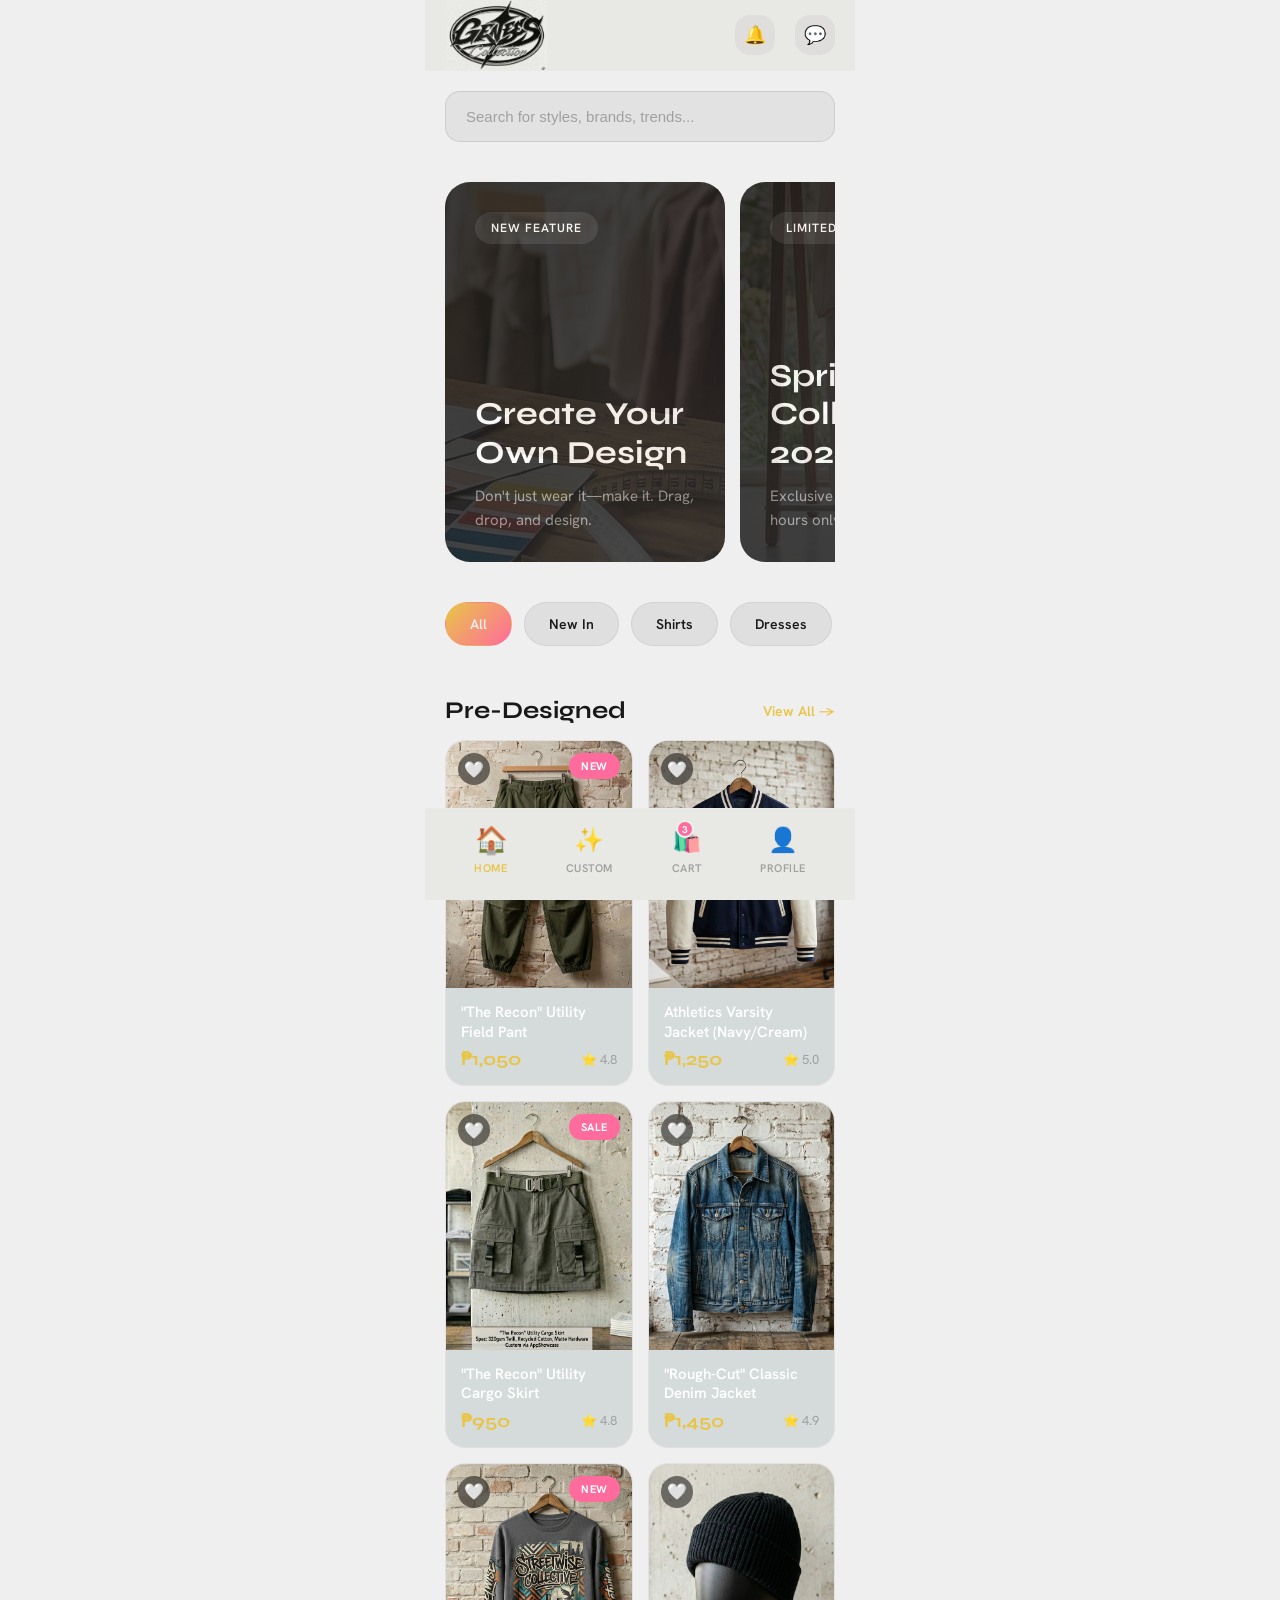
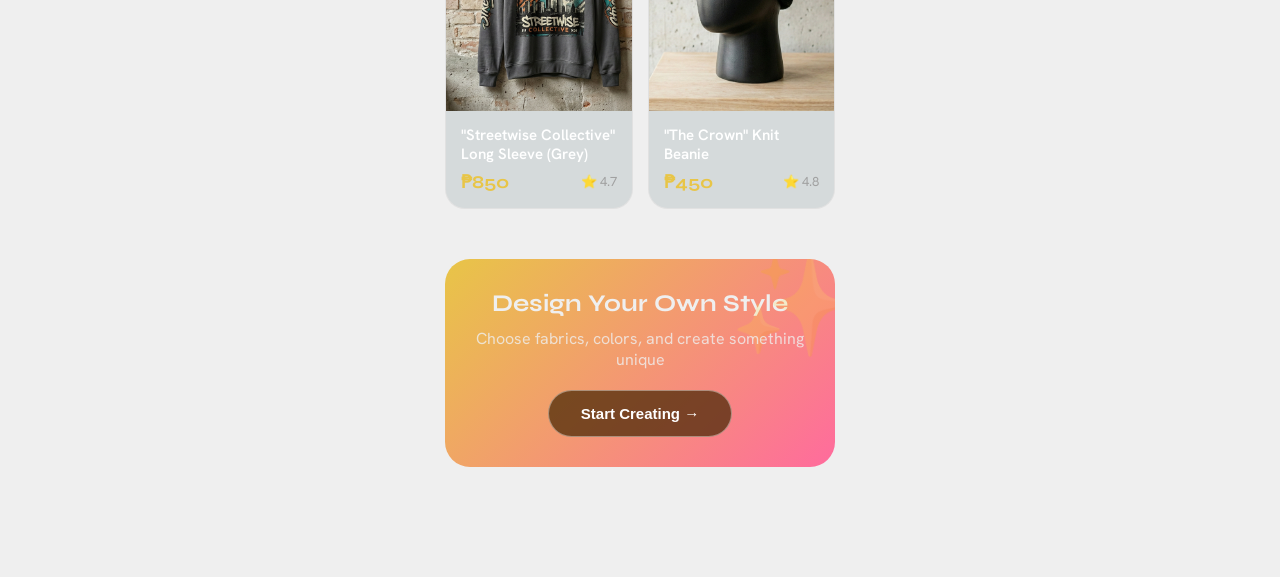
<file: index.html>
<!DOCTYPE html>
<html lang="en">

<head>
  <meta charset="UTF-8">
  <meta name="viewport" content="width=device-width, initial-scale=1.0, maximum-scale=1.0, user-scalable=no">
  <title>GEN TEES - Prototype App</title>
  <link
    href="https://fonts.googleapis.com/css2?family=Syne:wght@400;500;600;700;800&family=Hanken+Grotesk:wght@300;400;500;600;700&display=swap"
    rel="stylesheet">

</head>
<link rel="stylesheet" href="style.css">

<body>

  <div class="device-wrapper">
    <div class="phone-frame">
      <!-- Phone Hardware Details -->
      <div class="notch">
        <div class="camera"></div>
        <div class="speaker"></div>
      </div>

      <div class="device-screen">

        <!-- Top Navigation -->
        <div class="top-nav">
          <div class="logo"><img src="images/Logo.jpg" alt="Gen Tees Logo"></div>
          <div class="top-icons">
            <button class="icon-btn">🔔</button>
            <button class="icon-btn">💬</button>
          </div>
        </div>

        <!-- Home Screen -->
        <div class="screen active" id="homeScreen">
          <!-- Search -->
          <div class="search-container">
            <input type="text" class="search-bar" placeholder="Search for styles, brands, trends...">
          </div>

          <!-- Story Cards -->
          <div class="story-section">
            <div class="story-scroll">
              <div class="story-card" onclick="showCustomDesign()">
                <div>
                  <span class="story-badge">New Feature</span>
                </div>
                <div class="story-content">
                  <h3>Create Your Own Design</h3>
                  <p>Don't just wear it—make it. Drag, drop, and design.</p>
                </div>
                <span class="story-icon"><img src="images/create own design2.png" alt="Create your own design"></span>
              </div>
              <div class="story-card">
                <div>
                  <span class="story-badge">Limited Drop</span>
                </div>
                <div class="story-content">
                  <h3>Spring Collection 2026</h3>
                  <p>Exclusive pieces available for 48 hours only</p>
                </div>
                <span class="story-icon"><img src="images/Spring collection2.png" alt="Create your own design"></span>
              </div>
              <div class="story-card">
                <div>
                  <span class="story-badge">Trending</span>
                </div>
                <div class="story-content">
                  <h3>Minimalist Essentials</h3>
                  <p>Timeless pieces for your wardrobe</p>
                </div>
                <span class="story-icon"><img src="images/minimalist essentials2.png"
                    alt="Create your own design"></span>
              </div>
            </div>
          </div>

          <!-- Categories -->
          <div class="categories">
            <div class="category-scroll">
              <div class="category-pill active">All</div>
              <div class="category-pill">New In</div>
              <div class="category-pill">Shirts</div>
              <div class="category-pill">Dresses</div>
              <div class="category-pill">Jackets</div>
              <div class="category-pill">Accessories</div>
            </div>
          </div>

          <!-- Products -->
          <div class="section-header">
            <h2 class="section-title">Pre-Designed</h2>
            <a href="#" class="view-all">View All →</a>
          </div>

          <div class="products">
            <div class="product-grid">
              <div class="product-card" data-id="1" data-name='"The Recon" Utility Field Pant' data-price="1050"
                data-img="cart-image1">
                <div class="product-image1">
                  <span class="product-favorite">🤍</span>
                  <span class="product-badge">NEW</span>
                </div>
                <div class="product-info">
                  <div class="product-name">"The Recon" Utility Field Pant</div>
                  <div class="product-price">
                    <span class="price">₱1,050</span>
                    <span class="rating">⭐ 4.8</span>
                  </div>
                </div>
              </div>

              <div class="product-card" data-id="2" data-name='Athletics Varsity Jacket' data-price="1250" data-img="cart-image2">
                <div class="product-image2">
                  <span class="product-favorite">🤍</span>
                </div>
                <div class="product-info">
                  <div class="product-name">Athletics Varsity Jacket (Navy/Cream)</div>
                  <div class="product-price">
                    <span class="price">₱1,250</span>
                    <span class="rating">⭐ 5.0</span>
                  </div>
                </div>
              </div>

              <div class="product-card" data-id="3" data-name='"The Recon" Utility Cargo Skirt' data-price="1250" data-img="cart-image3">
                <div class="product-image3">
                  <span class="product-favorite">🤍</span>
                  <span class="product-badge">SALE</span>
                </div>
                <div class="product-info">
                  <div class="product-name">"The Recon" Utility Cargo Skirt</div>
                  <div class="product-price">
                    <span class="price">₱950</span>
                    <span class="rating">⭐ 4.8</span>
                  </div>
                </div>
              </div>

              <div class="product-card" data-id="4" data-name='"Rough-Cut" Classic Denim Jacket' data-price="1450" data-img="cart-image4">
                <div class="product-image4">
                  <span class="product-favorite">🤍</span>
                </div>
                <div class="product-info">
                  <div class="product-name">"Rough-Cut" Classic Denim Jacket</div>
                  <div class="product-price">
                    <span class="price">₱1,450</span>
                    <span class="rating">⭐ 4.9</span>
                  </div>
                </div>
              </div>

              <div class="product-card" data-id="5" data-name='"Streetwise Collective" Long Sleeve (Grey)' data-price="850" data-img="cart-image5">
                <div class="product-image5">
                  <span class="product-favorite">🤍</span>
                  <span class="product-badge">NEW</span>
                </div>
                <div class="product-info">
                  <div class="product-name">"Streetwise Collective" Long Sleeve (Grey)</div>
                  <div class="product-price">
                    <span class="price">₱850</span>
                    <span class="rating">⭐ 4.7</span>
                  </div>
                </div>
              </div>

              <div class="product-card" data-id="6" data-name='"The Crown" Knit Beanie' data-price="450" data-img="cart-image6">
                <div class="product-image6">
                  <span class="product-favorite">🤍</span>
                </div>
                <div class="product-info">
                  <div class="product-name">"The Crown" Knit Beanie</div>
                  <div class="product-price">
                    <span class="price">₱450</span>
                    <span class="rating">⭐ 4.8</span>
                  </div>
                </div>
              </div>
            </div>
          </div>

          <!-- Custom Design CTA -->
          <div class="custom-cta" onclick="showCustomDesign()">
            <h3>Design Your Own Style</h3>
            <p>Choose fabrics, colors, and create something unique</p>
            <button class="custom-btn">Start Creating →</button>
          </div>
        </div>

        <!-- Custom Design Screen -->
        <div class="screen" id="customScreen">
          <div class="section-header">
            <h2 class="section-title">Custom Studio</h2>
            <a href="#" class="view-all">Templates →</a>
          </div>

          <div style="padding: 20px;">
            <div
              style="background: url('images/custom\ design\ logo.png'); background-size: cover; background-position: center; background-repeat: no-repeat; border-radius: 20px; padding: 30px; text-align: center; margin-bottom: 20px;">
              <div style="font-size: 80px; margin-bottom: 20px;">✂️</div>
              <h3 style="font-family: 'Syne', sans-serif; font-size: 24px; margin-bottom: 15px;">Design Studio
              </h3>
              <p style="color: var(--text-secondary); margin-bottom: 25px; line-height: 1.6;">
                Start from scratch or choose a template to customize
              </p>
              <button class="custom-btn" style="width: 100%; margin-bottom: 15px;"><a style="color: #fff;" href="https://demo.lumise.com/woocommerce/design-editor/?product_base=20&product_cms=972">Blank Canvas</a></button>
              <button class="custom-btn" style="width: 100%; background: var(--bg-secondary);">Browse
                Templates</button>
            </div>

            <h3 style="font-family: 'Syne', sans-serif; font-size: 20px; margin-bottom: 15px; color: #181818;">
              Customization Options
            </h3>

            <div class="menu-item">
              <div class="menu-left">
                <div class="menu-icon">🎨</div>
                <span class="menu-text">Choose Colors</span>
              </div>
              <span style="color: #4b4b4b;">→</span>
            </div>

            <div class="menu-item">
              <div class="menu-left">
                <div class="menu-icon">🧵</div>
                <span class="menu-text">Select Fabric</span>
              </div>
              <span style="color: #4b4b4b;">→</span>
            </div>

            <div class="menu-item">
              <div class="menu-left">
                <div class="menu-icon">📐</div>
                <span class="menu-text">Size & Fit</span>
              </div>
              <span style="color: #4b4b4b;">→</span>
            </div>

            <div class="menu-item">
              <div class="menu-left">
                <div class="menu-icon">✨</div>
                <span class="menu-text">Add Details</span>
              </div>
              <span style="color: #4b4b4b;">→</span>
            </div>
          </div>
        </div>

        <!-- Cart Screen -->
        <div class="screen" id="cartScreen">
          <div class="section-header">
            <h2 class="section-title">Shopping Cart</h2>
            <!-- <span class="view-all">3 items</span> -->
          </div>

          <div class="cart-items">
          </div>

          <div class="cart-total collapsed" id="cartDrawer">
            <div class="drawer-handle" onclick="toggleCartDrawer()">
              <span id="drawerArrow">▲</span>
              <span class="handle-label">View Order Summary</span>
            </div>

            <div class="drawer-content">
              <div class="total-row">
                <span style="color: var(--text-secondary);">Subtotal</span>
                <span style="color: #323232;">₱3,650</span>
              </div>
              <div class="total-row">
                <span style="color: var(--text-secondary);">Shipping</span>
                <span style="color: #323232;">₱60</span>
              </div>
              <div class="total-row final">
                <span style="color: #181818;">Total</span>
                <span style="color: var(--accent-gold);">₱3,710</span>
              </div>
              <button class="checkout-btn">Checkout</button>
            </div>
          </div>
        </div>

        <!-- Profile Screen -->
        <div class="screen" id="profileScreen">
          <div class="profile-header">
            <div class="profile-avatar">👤</div>
            <div class="profile-name">Test Account</div>
            <div class="profile-email">test.001@gmail.com</div>
          </div>

          <div class="profile-stats">
            <div class="stat-item">
              <div class="stat-value">11</div>
              <div class="stat-label">Orders</div>
            </div>
            <div class="stat-item">
              <div class="stat-value">8</div>
              <div class="stat-label">Designs</div>
            </div>
            <div class="stat-item">
              <div class="stat-value">156</div>
              <div class="stat-label">Points</div>
            </div>
          </div>

          <div class="profile-menu">
            <div class="menu-item">
              <div class="menu-left">
                <div class="menu-icon">📦</div>
                <span class="menu-text">My Orders</span>
              </div>
              <span style="color: #4b4b4b;">→</span>
            </div>

            <div class="menu-item">
              <div class="menu-left">
                <div class="menu-icon">🎨</div>
                <span class="menu-text">My Designs</span>
              </div>
              <span style="color: #4b4b4b;">→</span>
            </div>

            <div class="menu-item">
              <div class="menu-left">
                <div class="menu-icon">❤️</div>
                <span class="menu-text">Wishlist</span>
              </div>
              <span style="color: #4b4b4b;">→</span>
            </div>

            <div class="menu-item">
              <div class="menu-left">
                <div class="menu-icon">📍</div>
                <span class="menu-text">Addresses</span>
              </div>
              <span style="color: #4b4b4b;">→</span>
            </div>

            <div class="menu-item">
              <div class="menu-left">
                <div class="menu-icon">💳</div>
                <span class="menu-text">Payment Methods</span>
              </div>
              <span style="color: #4b4b4b;">→</span>
            </div>

            <div class="menu-item">
              <div class="menu-left">
                <div class="menu-icon">⚙️</div>
                <span class="menu-text">Settings</span>
              </div>
              <span style="color: #4b4b4b;">→</span>
            </div>

            <div class="menu-item">
              <div class="menu-left">
                <div class="menu-icon">💬</div>
                <span class="menu-text">Help & Support</span>
              </div>
              <span style="color: #4b4b4b;">→</span>
            </div>

            <div class="menu-item" id="logoutBtn">
              <div class="menu-left">
                <div class="menu-icon logout">↪</div>
                <span class="menu-text">Logout</span>
              </div>
              <span style="color: #4b4b4b;">→</span>
            </div>
          </div>
        </div>

        <!-- Bottom Navigation -->
        <div class="bottom-nav">
          <div class="nav-item active" onclick="switchScreen('homeScreen', this)">
            <span class="nav-icon">🏠</span>
            <span class="nav-label">HOME</span>
          </div>
          <div class="nav-item" onclick="switchScreen('customScreen', this)">
            <span class="nav-icon">✨</span>
            <span class="nav-label">CUSTOM</span>
          </div>
          <div class="nav-item" onclick="switchScreen('cartScreen', this)">
            <span class="nav-icon">🛍️</span>
            <span class="nav-label">CART</span>
            <span class="nav-badge">3</span>
          </div>
          <div class="nav-item" onclick="switchScreen('profileScreen', this)">
            <span class="nav-icon">👤</span>
            <span class="nav-label">PROFILE</span>
          </div>
        </div>



      </div>
    </div>
  </div>




  <script src="main.js"></script>
</body>

</html>
</file>
<file: style.css>
* {
  margin: 0;
  padding: 0;
  box-sizing: border-box;
  -webkit-tap-highlight-color: transparent;
}

:root {
  --bg-primary: #efefef;
  --bg-secondary: #1a1a1a;
  --bg-card: #dfdfdf;
  --text-primary: #ffffff;
  --text-secondary: #a0a0a0;
  --accent-gold: #e8c547;
  --accent-pink: #ff6b9d;
  --accent-blue: #4dabf7;
}

body {
  font-family: 'Hanken Grotesk', sans-serif;
  background: var(--bg-primary);
  color: var(--text-primary);
  overflow-x: hidden;
  max-width: 430px;
  margin: 0 auto;
  position: relative;
  min-height: 100vh;
  padding-bottom: 80px;
}

/* Status Bar */
.status-bar {
  padding: 12px 20px 8px;
  display: flex;
  justify-content: space-between;
  align-items: center;
  font-size: 14px;
  font-weight: 500;
}

.status-time {
  font-weight: 600;
}

.status-icons {
  display: flex;
  gap: 8px;
}

/* Top Navigation */
.top-nav {
  display: flex;
  justify-content: flex-end;
  align-items: center;
  padding: 15px 20px;
  position: sticky;
  top: 0;
  background: #e8e9e4;
  z-index: 100;
  border-bottom: 1px solid rgba(255, 255, 255, 0.05);
}

.logo {
  position: absolute;
  height: 100%;
  width: 100px;
  overflow: hidden;
  left: 5%;
}

.logo img {
  width: 100%;
  height: 100%;
  object-fit: cover;
}

.top-icons {
  display: flex;
  gap: 20px;
  /* width: 19%; */
}

.icon-btn {
  width: 40px;
  height: 40px;
  border-radius: 15px;
  background: #e0dddd;
  display: flex;
  align-items: center;
  justify-content: center;
  cursor: pointer;
  transition: all 0.3s;
  border: none;
  color: var(--text-primary);
  font-size: 18px;

}

.icon-btn:active {
  transform: scale(0.95);
}

/* Main Content */
.main-content {
  padding: 0 0 20px;
}

/* Hero Story Cards */
.story-section {
  padding: 20px 20px 30px;
}

.story-scroll {
  display: flex;
  gap: 15px;
  overflow-x: auto;
  scrollbar-width: none;
  -ms-overflow-style: none;
  scroll-snap-type: x mandatory;
  padding-bottom: 10px;
}

.story-scroll::-webkit-scrollbar {
  display: none;
}

.story-card {
  min-width: 280px;
  height: 380px;
  border-radius: 25px;
  background: linear-gradient(135deg, #1a1a1a 0%, #2a2a2a 100%);
  padding: 30px;
  display: flex;
  flex-direction: column;
  justify-content: space-between;
  position: relative;
  overflow: hidden;
  scroll-snap-align: start;
  cursor: pointer;
  transition: transform 0.3s;
}

.story-card:active {
  transform: scale(0.98);
}

.story-card::before {
  content: '';
  position: absolute;
  top: 0;
  left: 0;
  right: 0;
  bottom: 0;
  background: linear-gradient(135deg, rgba(232, 197, 71, 0.15), rgba(255, 107, 157, 0.15));
  opacity: 0;
  transition: opacity 0.4s;
}

.story-card:hover::before {
  opacity: 1;
}

.story-badge {
  display: inline-block;
  padding: 8px 16px;
  background: rgba(255, 255, 255, 0.1);
  backdrop-filter: blur(10px);
  border-radius: 20px;
  font-size: 12px;
  font-weight: 600;
  letter-spacing: 1px;
  text-transform: uppercase;
  align-self: flex-start;
}

.story-content h3 {
  font-family: 'Syne', sans-serif;
  font-size: 32px;
  font-weight: 700;
  line-height: 1.2;
  margin-bottom: 12px;
}

.story-content p {
  font-size: 15px;
  color: var(--text-secondary);
  line-height: 1.6;
}

.story-icon {
  position: absolute;
  bottom: -40px;
  right: 0;
  font-size: 80px;
  opacity: 0.15;
}

/* Section Headers */
.section-header {
  display: flex;
  justify-content: space-between;
  align-items: center;
  padding: 25px 20px 15px;
}

.section-title {
  font-family: 'Syne', sans-serif;
  color: #181818;
  font-size: 24px;
  font-weight: 700;
}

.view-all {
  font-size: 14px;
  color: var(--accent-gold);
  font-weight: 600;
  text-decoration: none;
}

/* Category Pills */
.categories {
  padding: 0 20px 20px;
}

.category-scroll {
  display: flex;
  gap: 12px;
  overflow-x: auto;
  scrollbar-width: none;
  -ms-overflow-style: none;
  padding-bottom: 5px;
}

.category-scroll::-webkit-scrollbar {
  display: none;
}

.category-pill {
  padding: 12px 24px;
  background: var(--bg-card);
  color: #1a1a1a;
  border: 1px solid rgba(97, 97, 97, 0.1);
  border-radius: 25px;
  font-size: 14px;
  font-weight: 600;
  white-space: nowrap;
  cursor: pointer;
  transition: all 0.3s;
}

.category-pill.active {
  background: linear-gradient(135deg, var(--accent-gold), var(--accent-pink));
  border-color: transparent;
  color: var(--bg-primary);
}

.category-pill:active {
  transform: scale(0.95);
}

/* Product Grid */
.products {
  padding: 0 20px 20px;
}

.product-grid {
  display: grid;
  grid-template-columns: repeat(2, 1fr);
  gap: 15px;
}

.product-card {
  background: var(--bg-card);
  border-radius: 20px;
  overflow: hidden;
  cursor: pointer;
  transition: transform 0.3s;
  border: 1px solid rgba(255, 255, 255, 0.05);
}

.product-card:active {
  transform: scale(0.97);
}

/* PRODUCTS */
.product-image1 {
  width: 100%;
  aspect-ratio: 3/4;
  background: url("images/baggy\ pants2.png");
  background-size: cover;
  background-position: center;
  background-repeat: no-repeat;
  display: flex;
  align-items: center;
  justify-content: center;
  font-size: 60px;
  position: relative;
  overflow: hidden;
}

.product-image2 {
  width: 100%;
  aspect-ratio: 3/4;
  background: url("images/varsity\ jacket2.png");
  background-size: cover;
  background-position: center;
  background-repeat: no-repeat;
  display: flex;
  align-items: center;
  justify-content: center;
  font-size: 60px;
  position: relative;
  overflow: hidden;
}

.product-image3 {
  width: 100%;
  aspect-ratio: 3/4;
  background: url("images/skirt2.png");
  background-size: cover;
  background-position: center;
  background-repeat: no-repeat;
  display: flex;
  align-items: center;
  justify-content: center;
  font-size: 60px;
  position: relative;
  overflow: hidden;
}

.product-image4 {
  width: 100%;
  aspect-ratio: 3/4;
  background: url("images/denim\ jacket.png");
  background-size: cover;
  background-position: center;
  background-repeat: no-repeat;
  display: flex;
  align-items: center;
  justify-content: center;
  font-size: 60px;
  position: relative;
  overflow: hidden;
}

.product-image5 {
  width: 100%;
  aspect-ratio: 3/4;
  background: url("images/Grey\ Long-sleeve2.png");
  background-size: cover;
  background-position: center;
  background-repeat: no-repeat;
  display: flex;
  align-items: center;
  justify-content: center;
  font-size: 60px;
  position: relative;
  overflow: hidden;
}

.product-image6 {
  width: 100%;
  aspect-ratio: 3/4;
  background: url("images/beanie2.png");
  background-size: cover;
  background-position: center;
  background-repeat: no-repeat;
  display: flex;
  align-items: center;
  justify-content: center;
  font-size: 60px;
  position: relative;
  overflow: hidden;
}

.product-badge {
  position: absolute;
  top: 12px;
  right: 12px;
  padding: 6px 12px;
  background: var(--accent-pink);
  border-radius: 15px;
  font-size: 11px;
  font-weight: 700;
  letter-spacing: 0.5px;
}

.product-favorite {
  position: absolute;
  top: 12px;
  left: 12px;
  width: 32px;
  height: 32px;
  background: rgba(0, 0, 0, 0.5);
  backdrop-filter: blur(10px);
  border-radius: 50%;
  display: flex;
  align-items: center;
  justify-content: center;
  font-size: 16px;
  cursor: pointer;
}

.product-info {
  padding: 15px;
  background-color: #d5dadb;
}

.product-name {
  font-weight: 600;
  font-size: 15px;
  margin-bottom: 6px;
  line-height: 1.3;
}

.product-price {
  display: flex;
  justify-content: space-between;
  align-items: center;
}

.price {
  font-family: 'Syne', sans-serif;
  font-size: 18px;
  font-weight: 700;
  color: var(--accent-gold);
}

.rating {
  font-size: 13px;
  color: var(--text-secondary);
}

/* Custom Design CTA */
.custom-cta {
  margin: 30px 20px;
  padding: 30px;
  background: linear-gradient(135deg, var(--accent-gold), var(--accent-pink));
  border-radius: 25px;
  text-align: center;
  position: relative;
  overflow: hidden;
  cursor: pointer;
}

.custom-cta::before {
  content: '✨';
  position: absolute;
  font-size: 100px;
  top: -20px;
  right: -20px;
  opacity: 0.2;
}

.custom-cta h3 {
  font-family: 'Syne', sans-serif;
  font-size: 24px;
  font-weight: 700;
  color: var(--bg-primary);
  margin-bottom: 10px;
}

.custom-cta p {
  color: var(--bg-primary);
  margin-bottom: 20px;
  opacity: 0.8;
}

.custom-btn {
  padding: 14px 32px;
  background: rgba(68, 36, 0, 0.7);
  border: 1px solid rgba(255, 255, 255, 0.4);
  color: var(--text-primary);
  border-radius: 25px;
  font-weight: 700;
  font-size: 15px;
  cursor: pointer;
  transition: transform 0.3s;
}

.custom-btn:active {
  transform: scale(0.95);
}

/* Bottom Navigation */
.bottom-nav {
  position: fixed;
  bottom: 0;
  left: 50%;
  transform: translateX(-50%);
  width: 100%;
  max-width: 430px;
  background: #e8e9e4;
  backdrop-filter: blur(20px);
  border-top: 1px solid rgba(255, 255, 255, 0.08);
  padding: 15px 20px 25px;
  display: flex;
  justify-content: space-around;
  align-items: center;
  z-index: 1000;
}

.nav-item {
  display: flex;
  flex-direction: column;
  align-items: center;
  gap: 6px;
  cursor: pointer;
  transition: all 0.3s;
  position: relative;
}

.nav-item:active {
  transform: scale(0.9);
}

.nav-icon {
  font-size: 24px;
  transition: all 0.3s;
}

.nav-label {
  font-size: 11px;
  font-weight: 600;
  color: var(--text-secondary);
  letter-spacing: 0.5px;
  transition: all 0.3s;
}

.nav-item.active .nav-icon {
  transform: scale(1.1);
}

.nav-item.active .nav-label {
  color: var(--accent-gold);
}

.nav-badge {
  position: absolute;
  top: -4px;
  right: 8px;
  width: 18px;
  height: 18px;
  background: var(--accent-pink);
  border-radius: 50%;
  font-size: 10px;
  font-weight: 700;
  display: flex;
  /* Matches the JS display property */
  align-items: center;
  justify-content: center;
  border: 2px solid var(--bg-primary);
  color: white;
}

/* Search Bar */
.search-container {
  padding: 20px;
}

.search-bar {
  width: 100%;
  padding: 16px 50px 16px 20px;
  background: #e2e2e2;
  border: 1px solid rgba(12, 12, 12, 0.1);
  border-radius: 15px;
  color: #1f1b1b;
  font-size: 15px;
  outline: none;
  transition: all 0.3s;
}

.search-bar:focus {
  border-color: var(--accent-gold);
  background-color: #ededed;
}

.search-bar::placeholder {
  color: var(--text-secondary);
}

/* Screens (Hidden by default) */
.screen {
  display: none;
  min-height: calc(100vh - 80px);
}

.screen.active {
  display: block;
  animation: slideIn 0.3s ease-out;
}

@keyframes slideIn {
  from {
    opacity: 0;
    transform: translateY(20px);
  }

  to {
    opacity: 1;
    transform: translateY(0);
  }
}

/* Profile Screen */
.profile-header {
  padding: 30px 20px;
  text-align: center;
  background: linear-gradient(180deg, var(--bg-secondary) 0%, var(--bg-primary) 100%);
}

.profile-avatar {
  width: 100px;
  height: 100px;
  border-radius: 50%;
  background: linear-gradient(135deg, var(--accent-gold), var(--accent-pink));
  display: flex;
  align-items: center;
  justify-content: center;
  font-size: 40px;
  margin: 0 auto 15px;
}

.profile-name {
  font-family: 'Syne', sans-serif;
  font-size: 24px;
  font-weight: 700;
  margin-bottom: 5px;
}

.profile-email {
  color: var(--text-secondary);
  font-size: 14px;
}

.profile-stats {
  display: grid;
  grid-template-columns: repeat(3, 1fr);
  gap: 20px;
  padding: 20px;
}

.stat-item {
  text-align: center;
}

.stat-value {
  font-family: 'Syne', sans-serif;
  font-size: 24px;
  font-weight: 700;
  color: var(--accent-gold);
  margin-bottom: 5px;
}

.stat-label {
  font-size: 12px;
  color: var(--text-secondary);
}

.profile-menu {
  padding: 20px;
}

.logout {
  color: var(--text-secondary);
}

.menu-item {
  display: flex;
  align-items: center;
  justify-content: space-between;
  padding: 18px;
  background: var(--bg-card);
  border-radius: 15px;
  margin-bottom: 12px;
  cursor: pointer;
  transition: all 0.3s;
}

.menu-item:active {
  transform: scale(0.98);
}

.menu-left {
  display: flex;
  align-items: center;
  gap: 15px;
}

.menu-icon {
  width: 40px;
  height: 40px;
  background: rgba(255, 255, 255, 0.05);
  border-radius: 10px;
  display: flex;
  align-items: center;
  justify-content: center;
  font-size: 20px;
}

.menu-text {
  font-weight: 600;
  color: #4b4b4b;
}

/* Cart Screen */
.cart-items {
  padding: 20px;
}

.cart-item {
  display: flex;
  gap: 15px;
  background: var(--bg-card);
  border-radius: 20px;
  padding: 15px;
  margin-bottom: 15px;
}

.cart-image1 {
  width: 80px;
  height: 100px;
  background: url("images/skirt2.png");
  background-size: cover;
  background-position: center;
  background-repeat: no-repeat;
  border-radius: 12px;
  display: flex;
  align-items: center;
  justify-content: center;
  font-size: 36px;
}

.cart-image2 {
  width: 80px;
  height: 100px;
  background: url("images/denim\ jacket.png");
  background-size: cover;
  background-position: center;
  background-repeat: no-repeat;
  border-radius: 12px;
  display: flex;
  align-items: center;
  justify-content: center;
  font-size: 36px;
}

.cart-image3 {
  width: 80px;
  height: 100px;
  background: url("images/varsity\ jacket2.png");
  background-size: cover;
  background-position: center;
  background-repeat: no-repeat;
  border-radius: 12px;
  display: flex;
  align-items: center;
  justify-content: center;
  font-size: 36px;
}

.cart-image4 {
  width: 80px;
  height: 100px;
  background: url("images/denim\ jacket.png");
  background-size: cover;
  background-position: center;
  background-repeat: no-repeat;
  border-radius: 12px;
  display: flex;
  align-items: center;
  justify-content: center;
  font-size: 36px;
}

.cart-image5 {
  width: 80px;
  height: 100px;
  background: url("images/Grey\ Long-sleeve2.png");
  background-size: cover;
  background-position: center;
  background-repeat: no-repeat;
  border-radius: 12px;
  display: flex;
  align-items: center;
  justify-content: center;
  font-size: 36px;
}

.cart-image6 {
  width: 80px;
  height: 100px;
  background: url("images/beanie2.png");
  background-size: cover;
  background-position: center;
  background-repeat: no-repeat;
  border-radius: 12px;
  display: flex;
  align-items: center;
  justify-content: center;
  font-size: 36px;
}

.cart-details {
  flex: 1;
}

.cart-name {
  font-weight: 600;
  margin-bottom: 5px;
  color: #303030;
}

.cart-size {
  font-size: 13px;
  color: var(--text-secondary);
  margin-bottom: 10px;
}

.cart-actions {
  display: flex;
  justify-content: space-between;
  align-items: center;
}

.quantity-control {
  display: flex;
  align-items: center;
  gap: 12px;
  background: rgba(255, 255, 255, 0.05);
  padding: 6px 12px;
  border-radius: 20px;
}

.qty-btn {
  background: none;
  border: none;
  color: #ffffff;
  font-size: 18px;
  cursor: pointer;
  padding: 0 5px;
}

/* Persistent Cart Drawer */
.cart-total {
  position: fixed;
  bottom: 80px;
  /* Sits right above bottom nav */
  left: 50%;
  transform: translateX(-50%) translateY(0);
  width: calc(100% - 20px);
  max-width: 410px;
  background: #ffffff;
  /* Contrast against the grey background */
  border-radius: 25px 25px 20px 20px;
  padding: 0 20px 20px;
  border: 1px solid rgba(0, 0, 0, 0.05);
  box-shadow: 0 -10px 25px rgba(0, 0, 0, 0.1);
  z-index: 999;
  transition: transform 0.4s cubic-bezier(0.4, 0, 0.2, 1);
}

/* State when collapsed */
.cart-total.collapsed {
  transform: translateX(-50%) translateY(175px);
  /* Moves it down, leaving only the handle visible */
}

.drawer-handle {
  display: flex;
  flex-direction: column;
  align-items: center;
  padding: 12px 0;
  cursor: pointer;
}

#drawerArrow {
  font-size: 12px;
  color: var(--accent-gold);
  transition: transform 0.3s;
  margin-bottom: 4px;
}

.cart-total.collapsed #drawerArrow {
  transform: rotate(0deg);
}

.cart-total:not(.collapsed) #drawerArrow {
  transform: rotate(180deg);
  /* Arrow points down when open */
}

.handle-label {
  font-size: 10px;
  font-weight: 800;
  text-transform: uppercase;
  letter-spacing: 1px;
  color: #1a1a1a;
}

.drawer-content {
  padding-top: 10px;
}

.total-row {
  display: flex;
  justify-content: space-between;
  margin-bottom: 12px;
  font-size: 15px;
}

.total-row.final {
  font-family: 'Syne', sans-serif;
  font-size: 20px;
  font-weight: 700;
  padding-top: 12px;
  border-top: 1px solid rgba(255, 255, 255, 0.1);
  margin-bottom: 15px;
}

.checkout-btn {
  width: 100%;
  padding: 16px;
  background: linear-gradient(135deg, var(--accent-gold), var(--accent-pink));
  border: none;
  border-radius: 15px;
  color: var(--bg-primary);
  font-weight: 700;
  font-size: 16px;
  cursor: pointer;
}

/* Loading Animation */
@keyframes pulse {

  0%,
  100% {
    opacity: 1;
  }

  50% {
    opacity: 0.5;
  }
}

.loading {
  animation: pulse 2s ease-in-out infinite;
}


/* Cart */
/* Ensure the quantity buttons look clickable */
.qty-btn {
  cursor: pointer;
  transition: transform 0.1s active;
  background: #1a1a1a;
  color: white;
  border-radius: 5px;
  width: 24px;
  height: 24px;
  display: flex;
  align-items: center;
  justify-content: center;
}

.qty-btn:active {
  transform: scale(0.9);
}

/* Empty cart state styling */
.cart-items:empty::after {
  content: "Your cart is empty. Start designing!";
  display: block;
  text-align: center;
  padding: 40px;
  color: var(--text-secondary);
  font-size: 14px;
}
</file>
